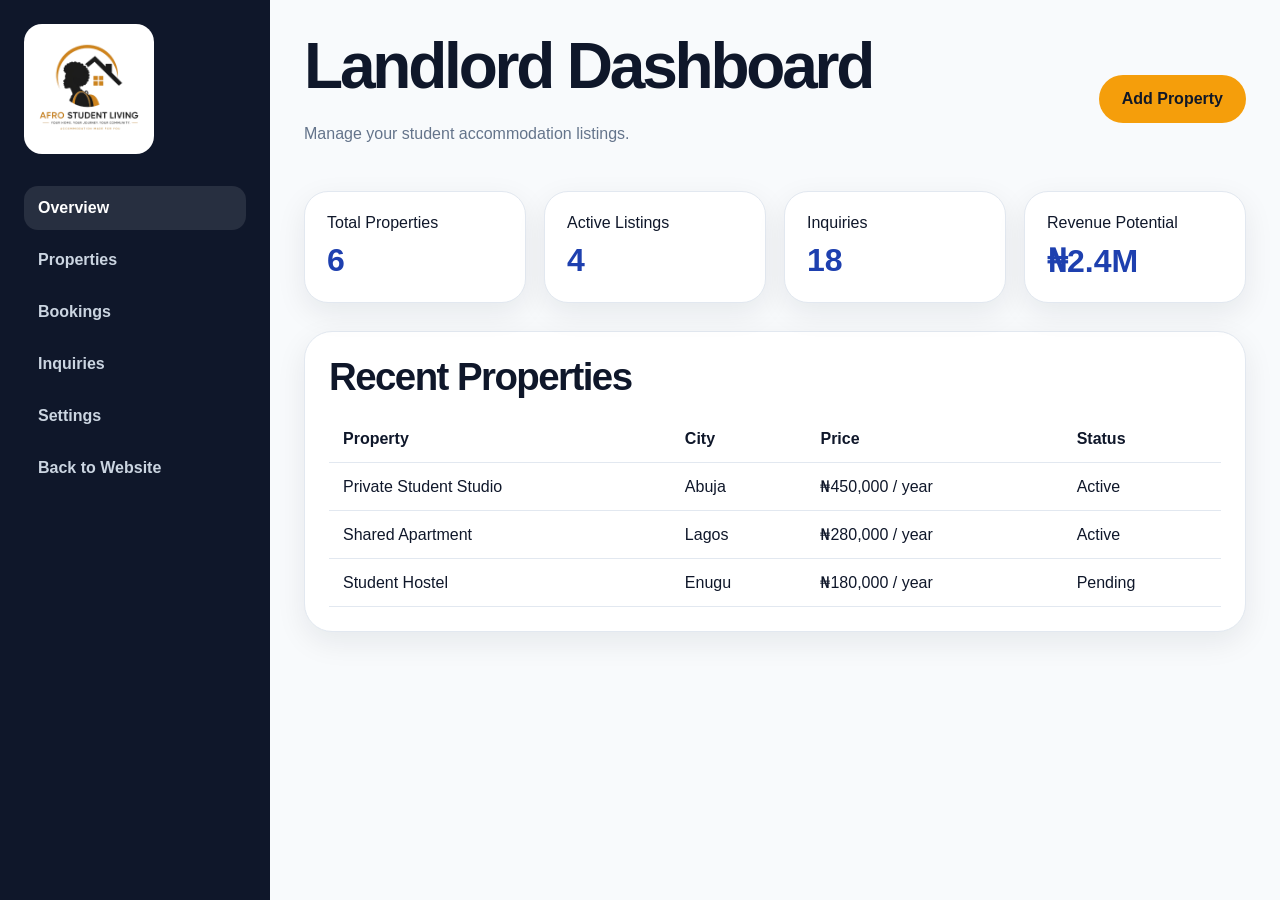
<file: dashboard.html>
<!DOCTYPE html>
<html lang="en">
<head>
  <meta charset="UTF-8" />
  <meta name="viewport" content="width=device-width, initial-scale=1.0" />
  <title>Dashboard | Afro Student Living</title>
  <link rel="stylesheet" href="style.css" />
</head>
<body>

<div class="dashboard">
  <aside class="sidebar">
    <img src="images/logo.png" alt="Afro Student Living Logo">
    <a href="#" class="active">Overview</a>
    <a href="#">Properties</a>
    <a href="#">Bookings</a>
    <a href="#">Inquiries</a>
    <a href="#">Settings</a>
    <a href="index.html">Back to Website</a>
  </aside>

  <main class="dashboard-main">
    <div class="dashboard-head">
      <div>
        <h1>Landlord Dashboard</h1>
        <p>Manage your student accommodation listings.</p>
      </div>

      <a href="list-property.html" class="btn btn-accent">Add Property</a>
    </div>

    <div class="stats-grid">
      <div class="stat-card">
        <span>Total Properties</span>
        <strong>6</strong>
      </div>

      <div class="stat-card">
        <span>Active Listings</span>
        <strong>4</strong>
      </div>

      <div class="stat-card">
        <span>Inquiries</span>
        <strong>18</strong>
      </div>

      <div class="stat-card">
        <span>Revenue Potential</span>
        <strong>₦2.4M</strong>
      </div>
    </div>

    <div class="admin-panel">
      <h2>Recent Properties</h2>

      <table>
        <thead>
          <tr>
            <th>Property</th>
            <th>City</th>
            <th>Price</th>
            <th>Status</th>
          </tr>
        </thead>

        <tbody>
          <tr>
            <td>Private Student Studio</td>
            <td>Abuja</td>
            <td>₦450,000 / year</td>
            <td>Active</td>
          </tr>

          <tr>
            <td>Shared Apartment</td>
            <td>Lagos</td>
            <td>₦280,000 / year</td>
            <td>Active</td>
          </tr>

          <tr>
            <td>Student Hostel</td>
            <td>Enugu</td>
            <td>₦180,000 / year</td>
            <td>Pending</td>
          </tr>
        </tbody>
      </table>
    </div>
  </main>
</div>

</body>
</html>
</file>
<file: style.css>
:root {
  --primary: #1E40AF;
  --primary-light: #3B82F6;
  --primary-dark: #102A72;
  --accent: #F59E0B;
  --accent-hover: #D97706;
  --bg-main: #F8FAFC;
  --bg-soft: #EEF4FF;
  --text-main: #0F172A;
  --text-muted: #64748B;
  --border-soft: #E2E8F0;
  --shadow-soft: 0 10px 30px rgba(15, 23, 42, 0.08);
  --shadow-card: 0 18px 45px rgba(30, 64, 175, 0.12);
  --shadow-hover: 0 24px 70px rgba(30, 64, 175, 0.18);
  --radius-lg: 24px;
  --radius-xl: 34px;
  --container: 1180px;
}

* {
  box-sizing: border-box;
}

body {
  margin: 0;
  font-family: "Inter", Arial, sans-serif;
  background: var(--bg-main);
  color: var(--text-main);
}

a {
  color: inherit;
  text-decoration: none;
}

.container {
  width: min(100% - 32px, var(--container));
  margin: 0 auto;
}

/* HEADER */

.site-header {
  position: relative;
  z-index: 100;
  background: rgba(255,255,255,0.96);
  backdrop-filter: blur(16px);
  border-bottom: 1px solid var(--border-soft);
}

.nav {
  height: 78px;
  display: flex;
  align-items: center;
  justify-content: space-between;
}

.logo img {
  height: 58px;
  width: auto;
  object-fit: contain;
  display: block;
}

.nav-links {
  display: flex;
  align-items: center;
  gap: 22px;
  font-weight: 800;
  color: var(--text-muted);
}

.nav-links a:hover {
  color: var(--primary);
}

.menu-btn {
  display: none;
  border: none;
  background: var(--primary);
  color: #fff;
  width: 44px;
  height: 44px;
  border-radius: 14px;
  font-size: 1.4rem;
}

/* BUTTONS */

.btn {
  display: inline-flex;
  align-items: center;
  justify-content: center;
  min-height: 48px;
  padding: 0 22px;
  border-radius: 999px;
  font-weight: 900;
  border: 1px solid transparent;
  cursor: pointer;
  transition: 0.25s ease;
  text-align: center;
}

.btn-primary {
  background: var(--primary);
  color: #fff;
}

.btn-primary:hover {
  background: var(--primary-dark);
  transform: translateY(-2px);
}

.btn-accent {
  background: var(--accent);
  color: #111827;
}

.btn-accent:hover {
  background: var(--accent-hover);
  color: #fff;
  transform: translateY(-2px);
}

.btn-outline {
  background: #fff;
  color: var(--primary);
  border-color: #BFDBFE;
}

/* TEXT */

.eyebrow {
  display: inline-flex;
  color: var(--primary);
  background: #DBEAFE;
  padding: 8px 14px;
  border-radius: 999px;
  font-size: 0.82rem;
  font-weight: 900;
  margin-bottom: 18px;
}

h1 {
  font-size: clamp(2.5rem, 5vw, 5rem);
  line-height: 1.03;
  letter-spacing: -0.05em;
  margin: 0 0 20px;
}

h2 {
  font-size: clamp(2rem, 3vw, 3.4rem);
  line-height: 1.1;
  letter-spacing: -0.04em;
  margin: 0 0 14px;
}

h3 {
  margin: 0 0 10px;
}

p {
  color: var(--text-muted);
  line-height: 1.7;
}

/* HOMEPAGE HERO */

.hero-image {
  position: relative;
  min-height: calc(100vh - 78px);
  display: flex;
  align-items: center;
  background:
    linear-gradient(90deg, rgba(15, 23, 42, 0.72), rgba(15, 23, 42, 0.34), rgba(15, 23, 42, 0.16)),
    url("images/hero.jpg");
  background-size: cover;
  background-position: center;
  overflow: hidden;
}

.hero-dark-overlay {
  position: absolute;
  inset: 0;
  background:
    radial-gradient(circle at top right, rgba(59, 130, 246, 0.18), transparent 28%),
    linear-gradient(180deg, rgba(15,23,42,0.12), rgba(15,23,42,0.34));
  pointer-events: none;
}

.hero-content-wide {
  position: relative;
  z-index: 2;
  padding: 90px 0 70px;
}

.hero-content-wide h1 {
  max-width: 760px;
  color: #fff;
  font-size: clamp(2.8rem, 5.6vw, 5.6rem);
  line-height: 1.02;
  letter-spacing: -0.06em;
  text-shadow: 0 12px 40px rgba(0,0,0,0.28);
}

.hero-content-wide p {
  max-width: 610px;
  color: rgba(255,255,255,0.88);
  font-size: 1.15rem;
  line-height: 1.75;
  margin-bottom: 30px;
}

.hero-eyebrow {
  background: rgba(255,255,255,0.16);
  color: #fff;
  backdrop-filter: blur(14px);
  border: 1px solid rgba(255,255,255,0.22);
}

.hero-search-panel,
.filters {
  background: rgba(255,255,255,0.96);
  border: 1px solid var(--border-soft);
  border-radius: 999px;
  box-shadow: var(--shadow-card);
  padding: 14px;
  display: grid;
  gap: 10px;
  align-items: center;
}

.hero-search-panel {
  width: min(100%, 1100px);
  grid-template-columns: 1.4fr 1fr 1fr 1fr auto;
  box-shadow: 0 30px 90px rgba(0,0,0,0.26);
}

.hero-search-panel input,
.hero-search-panel select,
.filters input,
.filters select {
  border: 1px solid var(--border-soft);
  border-radius: 999px;
  padding: 14px 16px;
  font: inherit;
  outline: none;
  background: #fff;
  color: var(--text-main);
}

.hero-search-panel input:focus,
.hero-search-panel select:focus,
.filters input:focus,
.filters select:focus {
  border-color: var(--primary-light);
  box-shadow: 0 0 0 4px rgba(59,130,246,0.12);
}

.hero-trust-row {
  margin-top: 34px;
  display: flex;
  gap: 18px;
  flex-wrap: wrap;
}

.hero-trust-row div {
  min-width: 160px;
  background: rgba(15, 23, 42, 0.42);
  border: 1px solid rgba(255,255,255,0.16);
  backdrop-filter: blur(16px);
  border-radius: 22px;
  padding: 16px 18px;
  color: #fff;
}

.hero-trust-row strong {
  display: block;
  font-size: 1.5rem;
  color: #fff;
}

.hero-trust-row span {
  color: rgba(255,255,255,0.78);
  font-size: 0.9rem;
  font-weight: 700;
}

/* SECTIONS */

.section {
  padding: 84px 0;
}

.section-head {
  text-align: center;
  max-width: 780px;
  margin: 0 auto 38px;
}

.city-grid,
.property-grid,
.process-grid,
.steps-grid {
  display: grid;
  gap: 22px;
}

.city-grid {
  grid-template-columns: repeat(5, 1fr);
}

/* CITY CARDS */

.city-card {
  min-height: 225px;
  border-radius: 24px;
  overflow: hidden;
  position: relative;
  display: flex;
  align-items: flex-end;
  background-size: cover;
  background-position: center;
  box-shadow: var(--shadow-soft);
  transition: 0.25s ease;
}

.city-card::before {
  content: "";
  position: absolute;
  inset: 0;
  background: linear-gradient(180deg, rgba(15,23,42,0.06), rgba(15,23,42,0.68));
  z-index: 1;
}

.city-card:hover,
.property-card:hover,
.process-card:hover,
.step-card:hover,
.how-deep-card:hover {
  transform: translateY(-8px);
  box-shadow: var(--shadow-hover);
}

.city-overlay {
  position: relative;
  z-index: 2;
  width: 100%;
  padding: 18px;
  color: #fff;
}

.city-overlay h3 {
  color: #fff;
  margin-bottom: 4px;
}

.city-overlay p {
  margin: 0;
  color: rgba(255,255,255,0.9);
  font-size: 0.82rem;
}

.city-abuja {
  background-image: url("https://images.unsplash.com/photo-1570129477492-45c003edd2be?auto=format&fit=crop&w=1200&q=80");
}

.city-lagos {
  background-image: url("https://images.unsplash.com/photo-1486406146926-c627a92ad1ab?auto=format&fit=crop&w=1200&q=80");
}

.city-port {
  background-image: url("https://images.unsplash.com/photo-1600607687939-ce8a6c25118c?auto=format&fit=crop&w=1200&q=80");
}

.city-enugu {
  background-image: url("https://images.unsplash.com/photo-1600585154340-be6161a56a0c?auto=format&fit=crop&w=1200&q=80");
}

.city-kano {
  background-image: url("https://images.unsplash.com/photo-1518005020951-eccb494ad742?auto=format&fit=crop&w=1200&q=80");
}

/* LISTINGS PAGE */

.page-hero {
  padding: 74px 0 34px;
  background:
    radial-gradient(circle at top right, #DBEAFE 0, transparent 30%),
    linear-gradient(180deg, #fff 0%, #F8FAFC 100%);
  text-align: center;
}

.page-hero p {
  max-width: 720px;
  margin: 0 auto;
}

.listings-section {
  padding-top: 40px;
}

.filters {
  grid-template-columns: 1.4fr 1fr 1fr 1fr auto;
  margin-bottom: 34px;
  border-radius: var(--radius-xl);
}

.listings-top {
  display: flex;
  justify-content: space-between;
  gap: 20px;
  align-items: end;
  margin-bottom: 26px;
}

.count-pill {
  background: #DBEAFE;
  color: var(--primary);
  font-weight: 900;
  padding: 10px 14px;
  border-radius: 999px;
  white-space: nowrap;
}

/* PROPERTY CARDS */

.soft-section {
  background: var(--bg-soft);
}

.property-grid {
  grid-template-columns: repeat(3, 1fr);
}

.property-card {
  background: #fff;
  border: 1px solid var(--border-soft);
  border-radius: var(--radius-lg);
  box-shadow: var(--shadow-soft);
  overflow: hidden;
  transition: 0.3s ease;
  color: var(--text-main);
}

.property-img {
  height: 230px;
  background-size: cover;
  background-position: center;
}

.img-one {
  background-image: url("https://images.unsplash.com/photo-1522708323590-d24dbb6b0267?auto=format&fit=crop&w=1000&q=80");
}

.img-two {
  background-image: url("images/room1.jpg");
}

.img-three {
  background-image: url("images/room2.jpg");
}

.img-four {
  background-image: url("https://images.unsplash.com/photo-1560185893-a55cbc8c57e8?auto=format&fit=crop&w=1000&q=80");
}

.img-five {
  background-image: url("https://images.unsplash.com/photo-1560185127-6ed189bf02f4?auto=format&fit=crop&w=1000&q=80");
}

.img-six {
  background-image: url("https://images.unsplash.com/photo-1560448204-603b3fc33ddc?auto=format&fit=crop&w=1000&q=80");
}

.property-content {
  padding: 22px;
}

.property-content strong {
  color: var(--primary);
  font-size: 1.15rem;
}

.badge {
  display: inline-flex;
  padding: 7px 12px;
  border-radius: 999px;
  font-size: 0.75rem;
  font-weight: 900;
  margin-bottom: 14px;
}

.verified {
  background: #DCFCE7;
  color: #166534;
}

.featured {
  background: #FEF3C7;
  color: #92400E;
}

.available {
  background: #DBEAFE;
  color: #1E40AF;
}

.mini-features {
  display: flex;
  flex-wrap: wrap;
  gap: 8px;
  list-style: none;
  padding: 0;
  margin: 14px 0;
}

.mini-features li {
  background: #F1F5F9;
  color: #475569;
  padding: 6px 10px;
  border-radius: 999px;
  font-size: 0.78rem;
  font-weight: 800;
}

/* HOME HOW PREVIEW */

.home-how-preview {
  background: #fff;
}

.home-how-box {
  display: flex;
  justify-content: space-between;
  align-items: center;
  gap: 30px;
  background: linear-gradient(135deg, #EEF4FF, #FFFFFF);
  border: 1px solid var(--border-soft);
  border-radius: 34px;
  padding: 40px;
  box-shadow: var(--shadow-card);
}

.home-how-box div {
  max-width: 760px;
}

/* PREMIUM PROPERTY PAGE */

.property-detail {
  padding: 46px 0 90px;
}

.back-link {
  display: inline-flex;
  margin-bottom: 22px;
  color: var(--primary);
  font-weight: 900;
}

.premium-property-header {
  display: flex;
  justify-content: space-between;
  gap: 24px;
  align-items: flex-end;
  margin-bottom: 24px;
}

.premium-property-header h1 {
  font-size: clamp(2.2rem, 4vw, 4rem);
  margin-bottom: 10px;
}

.detail-location {
  font-weight: 800;
}

.property-header-price {
  background: #fff;
  border: 1px solid var(--border-soft);
  border-radius: 22px;
  padding: 16px 20px;
  box-shadow: var(--shadow-soft);
  min-width: 230px;
}

.property-header-price span {
  display: block;
  color: var(--text-muted);
  font-weight: 800;
  margin-bottom: 4px;
}

.property-header-price strong {
  color: var(--primary);
  font-size: 1.25rem;
}

.premium-gallery {
  position: relative;
  display: grid;
  grid-template-columns: 1.55fr 0.85fr;
  gap: 12px;
  height: 520px;
  margin-bottom: 30px;
}

.gallery-main,
.detail-image {
  height: 100%;
  border-radius: 34px 0 0 34px;
  background-size: cover;
  background-position: center;
  box-shadow: var(--shadow-card);
}

.gallery-side {
  display: grid;
  grid-template-rows: 1fr 1fr;
  gap: 12px;
}

.gallery-side img {
  width: 100%;
  height: 100%;
  object-fit: cover;
  display: block;
  box-shadow: var(--shadow-soft);
}

.gallery-side img:first-child {
  border-radius: 0 34px 0 0;
}

.gallery-side img:last-child {
  border-radius: 0 0 34px 0;
}

.gallery-btn {
  position: absolute;
  right: 18px;
  bottom: 18px;
  border: none;
  background: rgba(255,255,255,0.94);
  color: var(--text-main);
  padding: 12px 18px;
  border-radius: 999px;
  font-weight: 900;
  box-shadow: var(--shadow-soft);
  cursor: pointer;
}

.detail-grid {
  display: grid;
  grid-template-columns: 1fr 360px;
  gap: 32px;
  align-items: start;
}

.detail-content {
  background: #fff;
  border: 1px solid var(--border-soft);
  border-radius: 28px;
  padding: 28px;
  box-shadow: var(--shadow-soft);
}

.property-summary-row {
  display: grid;
  grid-template-columns: repeat(3, 1fr);
  gap: 14px;
  margin-bottom: 28px;
}

.property-summary-row div {
  background: var(--bg-soft);
  border: 1px solid var(--border-soft);
  border-radius: 18px;
  padding: 16px;
}

.summary-label {
  display: block;
  color: var(--text-muted);
  font-weight: 800;
  font-size: 0.82rem;
  margin-bottom: 6px;
}

.features {
  list-style: none;
  padding: 0;
  margin: 18px 0 0;
  display: grid;
  gap: 10px;
}

.premium-features {
  grid-template-columns: 1fr 1fr;
}

.features li {
  background: #F8FAFC;
  border: 1px solid var(--border-soft);
  border-radius: 14px;
  padding: 12px 14px;
  color: #334155;
  font-weight: 800;
}

.property-note-box {
  margin-top: 28px;
  background: linear-gradient(135deg, #EEF4FF, #FFFFFF);
  border: 1px solid var(--border-soft);
  border-radius: 22px;
  padding: 22px;
}

.inquiry-card {
  position: sticky;
  top: 98px;
  background: #fff;
  border: 1px solid var(--border-soft);
  border-radius: 28px;
  padding: 24px;
  box-shadow: var(--shadow-card);
}

.price-box {
  background: var(--bg-soft);
  border-radius: 18px;
  padding: 16px;
  margin: 18px 0;
}

.price-box span {
  display: block;
  color: var(--text-muted);
  font-weight: 800;
  margin-bottom: 6px;
}

.price-box strong {
  color: var(--primary);
  font-size: 1.25rem;
}

.full-btn {
  width: 100%;
  margin-top: 12px;
}

.small-note {
  font-size: 0.82rem;
  margin-top: 16px;
}

.booking-trust-list {
  display: grid;
  gap: 10px;
  margin-top: 18px;
}

.booking-trust-list div {
  background: #F8FAFC;
  border: 1px solid var(--border-soft);
  border-radius: 14px;
  padding: 12px 14px;
  color: #334155;
  font-weight: 800;
  font-size: 0.92rem;
}

/* HOW IT WORKS PAGE */

.how-page-hero {
  padding: 90px 0 60px;
}

.how-page-hero h1 {
  max-width: 980px;
  margin-left: auto;
  margin-right: auto;
}

.how-page-hero p {
  max-width: 760px;
}

.how-deep-grid {
  display: grid;
  grid-template-columns: repeat(2, 1fr);
  gap: 24px;
}

.how-deep-card {
  background: #fff;
  border: 1px solid var(--border-soft);
  border-radius: 30px;
  padding: 30px;
  box-shadow: var(--shadow-soft);
  transition: 0.3s ease;
}

.how-deep-card h2 {
  font-size: clamp(1.6rem, 2.5vw, 2.4rem);
  margin-top: 10px;
}

.how-deep-card ul {
  padding-left: 20px;
  color: var(--text-muted);
  line-height: 1.9;
  margin-bottom: 0;
}

.owner-process-grid {
  display: grid;
  grid-template-columns: repeat(3, 1fr);
  gap: 22px;
}

.owner-step {
  background: #fff;
  border: 1px solid var(--border-soft);
  border-radius: 26px;
  padding: 26px;
  box-shadow: var(--shadow-soft);
}

.owner-step h3 {
  color: var(--primary);
}

.process-number {
  width: 48px;
  height: 48px;
  border-radius: 16px;
  display: grid;
  place-items: center;
  background: var(--primary);
  color: #fff;
  font-weight: 900;
  margin-bottom: 18px;
}

.trust-strip {
  margin-top: 30px;
  display: grid;
  grid-template-columns: repeat(3, 1fr);
  gap: 18px;
  background: #fff;
  border: 1px solid var(--border-soft);
  border-radius: 28px;
  padding: 18px;
  box-shadow: var(--shadow-card);
}

.trust-strip div {
  background: var(--bg-soft);
  border-radius: 20px;
  padding: 18px;
}

.trust-strip strong {
  display: block;
  color: var(--primary);
  margin-bottom: 5px;
  font-weight: 900;
}

.trust-strip span {
  color: var(--text-muted);
  font-weight: 700;
}

/* FORMS / LOGIN / DASHBOARD */

.submit-grid,
.booking-grid {
  display: grid;
  grid-template-columns: 0.9fr 1.1fr;
  gap: 32px;
  align-items: start;
}

.submit-info,
.booking-summary,
.premium-form,
.login-choice-card,
.admin-panel,
.stat-card {
  background: #fff;
  border: 1px solid var(--border-soft);
  box-shadow: var(--shadow-soft);
}

.submit-info,
.booking-summary,
.premium-form {
  border-radius: 28px;
  padding: 30px;
}

.trust-list {
  display: grid;
  gap: 14px;
  margin-top: 24px;
}

.trust-list div {
  background: var(--bg-soft);
  border: 1px solid var(--border-soft);
  border-radius: 18px;
  padding: 16px;
}

.trust-list strong {
  display: block;
  color: var(--primary);
  font-size: 1.2rem;
  margin-bottom: 4px;
}

.trust-list span {
  color: var(--text-main);
  font-weight: 900;
}

.form-group {
  margin-bottom: 18px;
}

.form-group label {
  display: block;
  font-weight: 900;
  margin-bottom: 8px;
}

.form-group input,
.form-group select,
.form-group textarea,
.mini-login-form input {
  width: 100%;
  border: 1px solid var(--border-soft);
  border-radius: 16px;
  padding: 14px 16px;
  font: inherit;
}

.form-group textarea {
  min-height: 130px;
  resize: vertical;
}

.form-row {
  display: grid;
  grid-template-columns: 1fr 1fr;
  gap: 18px;
}

.auth-section {
  min-height: calc(100vh - 78px);
  display: grid;
  place-items: center;
  padding: 60px 16px;
  background:
    radial-gradient(circle at top right, #DBEAFE 0, transparent 34%),
    linear-gradient(180deg, #fff 0%, #F8FAFC 100%);
}

.login-choice-wrap {
  width: min(100%, 980px);
}

.login-choice-grid {
  display: grid;
  grid-template-columns: 1fr 1fr;
  gap: 24px;
}

.login-choice-card {
  border-radius: 32px;
  padding: 32px;
  box-shadow: var(--shadow-hover);
}

.choice-icon {
  display: inline-grid;
  place-items: center;
  width: 54px;
  height: 54px;
  border-radius: 18px;
  background: var(--bg-soft);
  font-size: 1.7rem;
  margin-bottom: 16px;
}

.mini-login-form {
  display: grid;
  gap: 12px;
  margin-top: 20px;
}

.secondary-link {
  display: inline-flex;
  margin-top: 16px;
  color: var(--primary);
  font-weight: 900;
}

.dashboard {
  display: grid;
  grid-template-columns: 270px 1fr;
  min-height: 100vh;
  background: var(--bg-main);
}

.sidebar {
  background: #0F172A;
  color: #fff;
  padding: 24px;
}

.sidebar img {
  width: 130px;
  background: #fff;
  border-radius: 18px;
  padding: 8px;
  margin-bottom: 28px;
}

.sidebar a {
  display: block;
  color: #CBD5E1;
  padding: 13px 14px;
  border-radius: 14px;
  margin-bottom: 8px;
  font-weight: 800;
}

.sidebar a.active,
.sidebar a:hover {
  background: rgba(255,255,255,0.1);
  color: #fff;
}

.dashboard-main {
  padding: 34px;
}

.dashboard-head {
  display: flex;
  justify-content: space-between;
  align-items: center;
  margin-bottom: 28px;
}

.stats-grid {
  display: grid;
  grid-template-columns: repeat(4, 1fr);
  gap: 18px;
  margin-bottom: 28px;
}

.stat-card {
  border-radius: 24px;
  padding: 22px;
}

.stat-card strong {
  display: block;
  margin-top: 10px;
  font-size: 2rem;
  color: var(--primary);
}

.admin-panel {
  border-radius: 28px;
  padding: 24px;
  overflow-x: auto;
}

table {
  width: 100%;
  border-collapse: collapse;
  margin-top: 18px;
}

th,
td {
  text-align: left;
  padding: 14px;
  border-bottom: 1px solid var(--border-soft);
}

.table-badge {
  display: inline-flex;
  padding: 7px 10px;
  border-radius: 999px;
  font-size: 0.75rem;
  font-weight: 900;
}

.table-badge.pending {
  background: #FEF3C7;
  color: #92400E;
}

.table-badge.approved {
  background: #DCFCE7;
  color: #166534;
}

/* CTA / FOOTER */

.cta {
  padding: 40px 0 90px;
}

.cta-box {
  background:
    radial-gradient(circle at top right, rgba(245,158,11,0.25), transparent 28%),
    linear-gradient(135deg, #1E40AF, #102A72);
  color: #fff;
  border-radius: 36px;
  padding: 58px;
  text-align: center;
}

.cta-box p {
  color: #DBEAFE;
}

.cta-actions {
  display: flex;
  justify-content: center;
  gap: 14px;
  margin-top: 24px;
}

footer {
  border-top: 1px solid var(--border-soft);
  background: #fff;
  padding: 28px 0;
}

.footer-inner {
  display: flex;
  justify-content: space-between;
  gap: 20px;
}

.footer-inner p {
  margin: 0;
}

/* RESPONSIVE */

@media (max-width: 1100px) {
  .city-grid {
    grid-template-columns: repeat(3, 1fr);
  }

  .property-grid,
  .process-grid,
  .stats-grid {
    grid-template-columns: repeat(2, 1fr);
  }

  .hero-search-panel,
  .filters {
    grid-template-columns: 1fr 1fr;
    border-radius: 34px;
  }

  .detail-grid,
  .submit-grid,
  .booking-grid,
  .how-deep-grid {
    grid-template-columns: 1fr;
  }

  .inquiry-card {
    position: static;
  }

  .trust-strip,
  .owner-process-grid {
    grid-template-columns: 1fr;
  }
}

@media (max-width: 900px) {
  .menu-btn {
    display: block;
  }

  .logo img {
    height: 48px;
  }

  .nav-links {
    position: absolute;
    top: 78px;
    left: 16px;
    right: 16px;
    background: #fff;
    border: 1px solid var(--border-soft);
    border-radius: 24px;
    box-shadow: var(--shadow-hover);
    padding: 20px;
    flex-direction: column;
    align-items: stretch;
    display: none;
  }

  .nav-links.active {
    display: flex;
  }

  .hero-image {
    min-height: auto;
    background-position: center;
  }

  .hero-content-wide {
    padding: 70px 0 54px;
  }

  .hero-content-wide h1 {
    font-size: clamp(2.4rem, 12vw, 4rem);
  }

  .hero-search-panel,
  .filters,
  .city-grid,
  .property-grid,
  .process-grid,
  .stats-grid,
  .form-row,
  .login-choice-grid,
  .dashboard,
  .property-summary-row,
  .premium-features {
    grid-template-columns: 1fr;
  }

  .hero-search-panel,
  .filters {
    border-radius: 28px;
  }

  .hero-trust-row {
    flex-direction: column;
  }

  .city-card {
    min-height: 240px;
  }

  .home-how-box {
    flex-direction: column;
    align-items: flex-start;
    padding: 28px;
  }

  .premium-property-header {
    flex-direction: column;
    align-items: flex-start;
  }

  .property-header-price {
    width: 100%;
  }

  .premium-gallery {
    grid-template-columns: 1fr;
    height: auto;
  }

  .gallery-main {
    height: 330px;
    border-radius: 28px;
  }

  .gallery-side {
    grid-template-columns: 1fr 1fr;
    grid-template-rows: auto;
  }

  .gallery-side img {
    height: 160px;
    border-radius: 22px !important;
  }

  .gallery-btn {
    right: 14px;
    bottom: 190px;
  }

  .dashboard-main {
    padding: 20px;
  }

  .dashboard-head {
    flex-direction: column;
    align-items: start;
    gap: 16px;
  }

  .cta-box {
    padding: 36px 22px;
  }

  .cta-actions,
  .footer-inner {
    flex-direction: column;
    text-align: center;
  }
}

/* PAGE HERO IMAGES FOR INNER PAGES */

.page-image-hero {
  position: relative;
  min-height: 520px;
  display: flex;
  align-items: center;
  background-size: cover;
  background-position: center;
  overflow: hidden;
}

.page-image-overlay {
  position: absolute;
  inset: 0;
  background:
    linear-gradient(90deg, rgba(15,23,42,0.78), rgba(15,23,42,0.42), rgba(15,23,42,0.18)),
    radial-gradient(circle at top right, rgba(59,130,246,0.25), transparent 30%);
}

.page-image-content {
  position: relative;
  z-index: 2;
  padding: 90px 0;
}

.page-image-content h1 {
  max-width: 850px;
  color: #fff;
  font-size: clamp(2.8rem, 5.4vw, 5rem);
  line-height: 1.04;
  letter-spacing: -0.06em;
  margin-bottom: 20px;
  text-shadow: 0 12px 40px rgba(0,0,0,0.28);
}

.page-image-content p {
  max-width: 680px;
  color: rgba(255,255,255,0.88);
  font-size: 1.12rem;
}

/* STARTUP TIMELINE HOW IT WORKS */

.timeline {
  position: relative;
  max-width: 980px;
  margin: 0 auto;
}

.timeline::before {
  content: "";
  position: absolute;
  left: 31px;
  top: 0;
  bottom: 0;
  width: 3px;
  background: linear-gradient(180deg, var(--primary), var(--accent));
  opacity: 0.28;
  border-radius: 999px;
}

.timeline-item {
  position: relative;
  display: flex;
  gap: 22px;
  margin-bottom: 34px;
  align-items: stretch;
}

.timeline-icon {
  width: 64px;
  height: 64px;
  background: linear-gradient(135deg, var(--primary), var(--primary-dark));
  color: #fff;
  display: grid;
  place-items: center;
  border-radius: 20px;
  font-size: 26px;
  flex-shrink: 0;
  box-shadow: 0 16px 36px rgba(30,64,175,0.28);
  position: relative;
  z-index: 2;
  transition: 0.3s ease;
}

.timeline-content {
  flex: 1;
  background: #fff;
  padding: 26px;
  border-radius: 26px;
  box-shadow: var(--shadow-soft);
  border: 1px solid var(--border-soft);
  transition: 0.3s ease;
}

.timeline-content span {
  display: inline-flex;
  color: var(--primary);
  background: #DBEAFE;
  padding: 7px 12px;
  border-radius: 999px;
  font-size: 0.78rem;
  font-weight: 900;
  margin-bottom: 12px;
}

.timeline-content h3 {
  font-size: 1.45rem;
  margin-bottom: 8px;
}

.timeline-content p {
  margin: 0;
}

.timeline-item:hover .timeline-icon {
  transform: scale(1.08) rotate(-3deg);
  background: linear-gradient(135deg, var(--accent), var(--primary));
}

.timeline-item:hover .timeline-content {
  transform: translateY(-5px);
  box-shadow: var(--shadow-hover);
}

/* REVEAL ANIMATION */

.reveal {
  opacity: 0;
  transform: translateY(38px);
  transition: opacity 0.7s ease, transform 0.7s ease;
}

.reveal.show {
  opacity: 1;
  transform: translateY(0);
}

/* INNER PAGE HERO MOBILE */

@media (max-width: 900px) {
  .page-image-hero {
    min-height: 440px;
  }

  .page-image-content {
    padding: 64px 0;
  }

  .page-image-content h1 {
    font-size: clamp(2.3rem, 11vw, 3.7rem);
  }

  .timeline::before {
    left: 25px;
  }

  .timeline-item {
    gap: 16px;
  }

  .timeline-icon {
    width: 52px;
    height: 52px;
    border-radius: 16px;
    font-size: 22px;
  }

  .timeline-content {
    padding: 20px;
  }
}
/* SCROLL TO TOP BUTTON - PREMIUM */

.scroll-top-btn {
  position: fixed;
  bottom: 25px;
  right: 25px;
  width: 56px;
  height: 56px;
  border-radius: 50%;
  border: none;

  background: linear-gradient(135deg, #2563EB, #1E40AF);
  color: #fff;
  font-size: 24px;

  cursor: pointer;

  box-shadow: 0 12px 35px rgba(0,0,0,0.25);

  opacity: 0;
  visibility: hidden;

  transform: translateY(20px) scale(0.9);
  transition: all 0.3s ease;

  z-index: 999;
}

.scroll-top-btn.show {
  opacity: 1;
  visibility: visible;
  transform: translateY(0) scale(1);
}

.scroll-top-btn:hover {
  transform: scale(1.12);
  background: linear-gradient(135deg, #F59E0B, #D97706);
  box-shadow: 0 20px 60px rgba(37, 99, 235, 0.45);
}

html {
  scroll-behavior: smooth;
}

/* ADMIN + UPLOAD + PAYMENT POLISH */

.upload-preview {
  display: grid;
  grid-template-columns: repeat(3, 1fr);
  gap: 14px;
  margin: 18px 0 24px;
}

.upload-preview img {
  width: 100%;
  height: 130px;
  object-fit: cover;
  border-radius: 18px;
  border: 1px solid var(--border-soft);
  box-shadow: var(--shadow-soft);
}

.booking-side-note {
  margin-top: 22px;
  background: linear-gradient(135deg, #EEF4FF, #FFFFFF);
  border: 1px solid var(--border-soft);
  border-radius: 22px;
  padding: 20px;
}

.booking-form-card h2,
.submit-info h2,
.premium-form h2 {
  font-size: clamp(1.8rem, 3vw, 2.7rem);
}

.admin-panel-head {
  display: flex;
  justify-content: space-between;
  align-items: center;
  gap: 22px;
  margin-bottom: 20px;
}

.admin-thumb {
  width: 72px;
  height: 58px;
  object-fit: cover;
  border-radius: 12px;
  border: 1px solid var(--border-soft);
}

.no-image {
  display: inline-flex;
  padding: 8px 10px;
  border-radius: 999px;
  background: #F1F5F9;
  color: var(--text-muted);
  font-size: 0.75rem;
  font-weight: 900;
}

.payment-panel {
  margin-top: 28px;
}

.payment-grid {
  display: grid;
  grid-template-columns: repeat(2, 1fr);
  gap: 20px;
  margin-top: 22px;
}

.payment-card {
  background: var(--bg-soft);
  border: 1px solid var(--border-soft);
  border-radius: 24px;
  padding: 24px;
}

html {
  scroll-behavior: smooth;
}

.scroll-top-btn.show {
  animation: scrollPulse 2.4s ease-in-out infinite;
}

.scroll-top-btn:hover {
  transform: scale(1.15);
  background: linear-gradient(135deg, #F59E0B, #D97706);
  box-shadow: 0 20px 60px rgba(37, 99, 235, 0.45);
  animation: none;
}

@keyframes scrollPulse {
  0% {
    box-shadow: 0 12px 35px rgba(30, 64, 175, 0.25);
  }
  50% {
    box-shadow: 0 18px 55px rgba(30, 64, 175, 0.45);
  }
  100% {
    box-shadow: 0 12px 35px rgba(30, 64, 175, 0.25);
  }
}

@media (max-width: 900px) {
  .upload-preview,
  .payment-grid {
    grid-template-columns: 1fr;
  }

  .admin-panel-head {
    flex-direction: column;
    align-items: flex-start;
  }

  .admin-thumb {
    width: 90px;
    height: 70px;
  }
}

/* PREMIUM HERO COPY + TRUST BADGES */

.hero-proof-line {
  display: flex;
  flex-wrap: wrap;
  gap: 10px;
  margin: 18px 0 18px;
}

.hero-proof-line span {
  display: inline-flex;
  align-items: center;
  background: rgba(15, 23, 42, 0.46);
  color: #fff;
  border: 1px solid rgba(255,255,255,0.16);
  backdrop-filter: blur(14px);
  padding: 10px 14px;
  border-radius: 999px;
  font-size: 0.88rem;
  font-weight: 900;
}

.hero-trust-badges {
  display: flex;
  flex-wrap: wrap;
  gap: 10px;
  margin-bottom: 26px;
}

.hero-trust-badges span {
  display: inline-flex;
  align-items: center;
  background: rgba(255,255,255,0.14);
  color: rgba(255,255,255,0.94);
  border: 1px solid rgba(255,255,255,0.18);
  backdrop-filter: blur(14px);
  padding: 9px 13px;
  border-radius: 999px;
  font-size: 0.82rem;
  font-weight: 800;
}

.property-proof-line span {
  background: #EEF4FF;
  color: var(--primary);
  border: 1px solid var(--border-soft);
}

.property-trust-badges span {
  background: #fff;
  color: var(--text-muted);
  border: 1px solid var(--border-soft);
}

.animated-hero-text,
.animated-hero-title,
.animated-hero-subtitle,
.animated-hero-proof,
.animated-hero-badges {
  opacity: 0;
  transform: translateY(22px);
  animation: heroFadeUp 0.8s ease forwards;
}

.animated-hero-title {
  animation-delay: 0.12s;
}

.animated-hero-subtitle {
  animation-delay: 0.24s;
}

.animated-hero-proof {
  animation-delay: 0.36s;
}

.animated-hero-badges {
  animation-delay: 0.48s;
}

@keyframes heroFadeUp {
  to {
    opacity: 1;
    transform: translateY(0);
  }
}

.hero-search-panel,
.page-image-content .btn,
.hero-content-wide .btn {
  animation: heroSoftAppear 0.9s ease forwards;
  animation-delay: 0.58s;
}

@keyframes heroSoftAppear {
  from {
    opacity: 0.75;
    transform: translateY(12px);
  }
  to {
    opacity: 1;
    transform: translateY(0);
  }
}

@media (max-width: 900px) {
  .hero-proof-line,
  .hero-trust-badges {
    flex-direction: column;
    align-items: flex-start;
  }

  .hero-proof-line span,
  .hero-trust-badges span {
    width: 100%;
    justify-content: flex-start;
  }
}

/* REAL SEARCH + SAVE PROPERTY + AIRBNB GALLERY UPGRADES */

.property-card-wrap {
  position: relative;
}

.property-card-wrap .property-card {
  display: block;
  height: 100%;
}

.save-property-btn {
  position: absolute;
  top: 16px;
  right: 16px;
  width: 44px;
  height: 44px;
  border-radius: 999px;
  border: 1px solid rgba(255,255,255,0.7);
  background: rgba(255,255,255,0.92);
  color: #0F172A;
  font-size: 1.45rem;
  font-weight: 900;
  display: grid;
  place-items: center;
  cursor: pointer;
  z-index: 5;
  box-shadow: var(--shadow-soft);
  transition: 0.25s ease;
}

.save-property-btn:hover,
.save-property-btn.saved {
  background: #F59E0B;
  color: #fff;
  transform: scale(1.08);
}

.save-detail-btn {
  width: 100%;
  border: 1px solid var(--border-soft);
  background: #fff;
  color: var(--primary);
  border-radius: 999px;
  padding: 13px 18px;
  font-weight: 900;
  cursor: pointer;
  margin-bottom: 16px;
  transition: 0.25s ease;
}

.save-detail-btn:hover,
.save-detail-btn.saved {
  background: #F59E0B;
  color: #fff;
  border-color: #F59E0B;
}

.gallery-main,
.gallery-side img {
  cursor: pointer;
}

.gallery-modal {
  position: fixed;
  inset: 0;
  background: rgba(2, 6, 23, 0.94);
  z-index: 9999;
  display: none;
  align-items: center;
  justify-content: center;
  padding: 24px;
}

.gallery-modal.active {
  display: flex;
}

.gallery-modal-content {
  width: min(100%, 1050px);
  text-align: center;
}

.gallery-modal-content img {
  max-width: 100%;
  max-height: 82vh;
  object-fit: contain;
  border-radius: 24px;
  box-shadow: 0 30px 90px rgba(0,0,0,0.5);
}

.gallery-modal-content p {
  color: #fff;
  font-weight: 900;
  margin-top: 14px;
}

.gallery-close {
  position: fixed;
  top: 24px;
  right: 28px;
  border: none;
  background: rgba(255,255,255,0.12);
  color: #fff;
  width: 52px;
  height: 52px;
  border-radius: 999px;
  font-size: 2rem;
  cursor: pointer;
}

.gallery-nav {
  position: fixed;
  top: 50%;
  transform: translateY(-50%);
  border: none;
  background: rgba(255,255,255,0.14);
  color: #fff;
  width: 58px;
  height: 58px;
  border-radius: 999px;
  font-size: 3rem;
  line-height: 1;
  cursor: pointer;
}

.gallery-prev {
  left: 28px;
}

.gallery-next {
  right: 28px;
}

.gallery-close:hover,
.gallery-nav:hover {
  background: #F59E0B;
}

@media (max-width: 900px) {
  .gallery-nav {
    width: 46px;
    height: 46px;
    font-size: 2.2rem;
  }

  .gallery-prev {
    left: 12px;
  }

  .gallery-next {
    right: 12px;
  }

  .gallery-close {
    top: 14px;
    right: 14px;
    width: 44px;
    height: 44px;
  }

  .save-property-btn {
    width: 40px;
    height: 40px;
    font-size: 1.25rem;
  }
}
/* FINAL SAFE TIMELINE + SCROLL BUTTON FIX */

.timeline {
  position: relative;
  max-width: 980px;
  margin: 0 auto;
  padding-left: 0;
}

.timeline::before {
  content: "";
  position: absolute;
  left: 31px;
  top: 0;
  bottom: 0;
  width: 3px;
  background: linear-gradient(180deg, var(--primary), var(--accent));
  opacity: 0.35;
  border-radius: 999px;
  box-shadow: 0 0 22px rgba(30, 64, 175, 0.18);
}

.timeline-item {
  position: relative;
  display: flex;
  gap: 22px;
  margin-bottom: 34px;
  align-items: stretch;
}

.timeline-icon {
  width: 64px;
  height: 64px;
  background: linear-gradient(135deg, var(--primary), var(--primary-dark));
  color: #fff;
  display: grid;
  place-items: center;
  border-radius: 20px;
  font-size: 26px;
  flex-shrink: 0;
  box-shadow: 0 16px 36px rgba(30, 64, 175, 0.28);
  position: relative;
  z-index: 2;
  transition: 0.3s ease;
}

.timeline-icon::after {
  content: "";
  position: absolute;
  inset: -8px;
  border-radius: 26px;
  background: radial-gradient(circle, rgba(59, 130, 246, 0.24), transparent 70%);
  opacity: 0;
  transition: 0.3s ease;
}

.timeline-content {
  flex: 1;
  background: #fff;
  padding: 26px;
  border-radius: 26px;
  box-shadow: var(--shadow-soft);
  border: 1px solid var(--border-soft);
  transition: 0.3s ease;
  position: relative;
}

.timeline-content::before {
  content: "";
  position: absolute;
  left: -9px;
  top: 28px;
  width: 18px;
  height: 18px;
  background: #fff;
  border-left: 1px solid var(--border-soft);
  border-bottom: 1px solid var(--border-soft);
  transform: rotate(45deg);
}

.timeline-content span {
  display: inline-flex;
  color: var(--primary);
  background: #DBEAFE;
  padding: 7px 12px;
  border-radius: 999px;
  font-size: 0.78rem;
  font-weight: 900;
  margin-bottom: 12px;
}

.timeline-content h3 {
  font-size: 1.45rem;
  margin-bottom: 8px;
}

.timeline-content p {
  margin: 0;
}

.timeline-item:hover .timeline-icon {
  transform: scale(1.08) rotate(-3deg);
  background: linear-gradient(135deg, var(--accent), var(--primary));
}

.timeline-item:hover .timeline-icon::after {
  opacity: 1;
}

.timeline-item:hover .timeline-content {
  transform: translateY(-6px) scale(1.01);
  box-shadow: var(--shadow-hover);
}

.scroll-top-btn {
  position: fixed;
  bottom: 25px;
  right: 25px;
  width: 56px;
  height: 56px;
  border-radius: 50%;
  border: none;
  background: linear-gradient(135deg, #2563EB, #1E40AF);
  color: #fff;
  font-size: 24px;
  cursor: pointer;
  box-shadow: 0 12px 35px rgba(0,0,0,0.25);
  opacity: 0;
  visibility: hidden;
  transform: translateY(20px) scale(0.9);
  transition: all 0.3s ease;
  z-index: 9999;
}

.scroll-top-btn.show {
  opacity: 1;
  visibility: visible;
  transform: translateY(0) scale(1);
  animation: scrollPulse 2.4s ease-in-out infinite;
}

.scroll-top-btn:hover {
  transform: scale(1.15);
  background: linear-gradient(135deg, #F59E0B, #D97706);
  box-shadow: 0 20px 60px rgba(37, 99, 235, 0.45);
  animation: none;
}

@media (max-width: 900px) {
  .timeline::before {
    left: 25px;
  }

  .timeline-item {
    gap: 16px;
  }

  .timeline-icon {
    width: 52px;
    height: 52px;
    border-radius: 16px;
    font-size: 22px;
  }

  .timeline-content {
    padding: 20px;
  }

  .timeline-content::before {
    top: 23px;
  }
}
</file>
